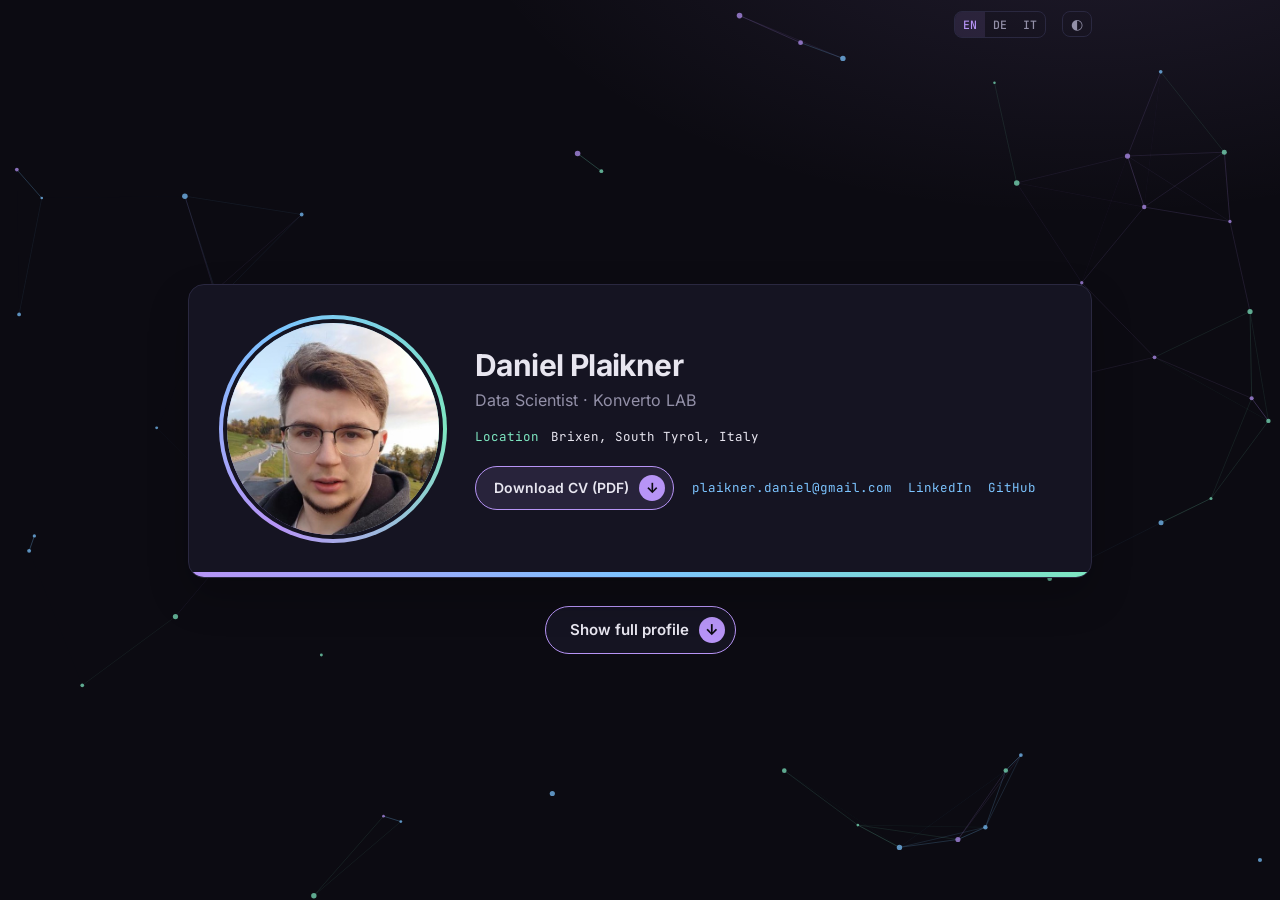
<file: index.html>
<!doctype html>
<html lang="en">
<head>
  <meta charset="utf-8">
  <meta name="viewport" content="width=device-width, initial-scale=1">
  <title>Daniel Plaikner · Data Scientist</title>
  <meta name="description" content="Daniel Plaikner, data scientist in the Konverto LAB department at KONVERTO, Bolzano. Databricks, Azure, Apache Spark, Python, LLM agents.">
  <!-- link preview on LinkedIn, WhatsApp, Slack etc. -->
  <meta property="og:type" content="profile">
  <meta property="og:url" content="https://daniel-plaikner.github.io/">
  <meta property="og:title" content="Daniel Plaikner · Data Scientist">
  <meta property="og:description" content="Data scientist in the Konverto LAB department at KONVERTO, Bolzano. Databricks, Azure, Apache Spark, Python, LLM agents.">
  <meta property="og:image" content="https://daniel-plaikner.github.io/photo.jpg">
  <link rel="canonical" href="https://daniel-plaikner.github.io/">
  <link rel="icon" href="data:image/svg+xml,<svg xmlns='http://www.w3.org/2000/svg' viewBox='0 0 32 32'><rect width='32' height='32' rx='7' fill='%230c0b12'/><text x='5' y='22' font-family='monospace' font-size='16' fill='%23b794f6'>dp</text></svg>">
  <link rel="stylesheet" href="style.css">
  <script>
    // Theme before first paint: dark unless the visitor chose light with the button.
    try { document.documentElement.dataset.theme = localStorage.getItem("theme") || "dark"; } catch (err) {}
  </script>
</head>
<body class="landing">
  <canvas id="bg" class="bg" aria-hidden="true"></canvas>
  <nav class="topnav" aria-label="Sections">
    <div class="topnav-in">
      <a class="brand mono" href="#top"><span>&gt;</span> daniel</a>
      <div id="nav-links" class="nav-links"></div>
      <div id="lang" class="lang mono" role="group" aria-label="Language"></div>
      <button id="theme" class="theme" type="button" aria-label="Switch between light and dark theme" title="Light / dark">◐</button>
    </div>
  </nav>

  <main id="top">
    <header class="hero">
      <div class="ring"><img class="avatar" src="photo.jpg" alt="Daniel Plaikner" width="148" height="148"></div>
      <div class="who">
        <h1 id="name"></h1>
        <p id="role" class="role"></p>
        <dl id="facts" class="facts mono"></dl>
        <div class="actions">
          <a id="cv-btn" class="cta" download><span id="cv-label"></span><span class="go" aria-hidden="true">↓</span></a>
          <span id="social" class="social mono"></span>
        </div>
      </div>
    </header>
    <button id="expand" class="expand" type="button" aria-controls="sections"><span id="expand-label"></span><span class="go" aria-hidden="true">↓</span></button>

    <div id="sections" tabindex="-1"></div>

    <footer class="colophon mono">© <span id="year"></span> Daniel Plaikner. <span id="rights"></span></footer>
  </main>

  <noscript><p style="padding:24px">This page needs JavaScript. The CV is available as PDF: <a href="cv/Daniel-Plaikner-CV-en.pdf">English</a>, <a href="cv/Daniel-Plaikner-CV-de.pdf">Deutsch</a>, <a href="cv/Daniel-Plaikner-CV-it.pdf">Italiano</a>.</p></noscript>

  <!-- Ctrl+P prints this one-page CV instead of the screen layout (see style.css, print) -->
  <iframe id="print-cv" class="print-cv" title="CV" aria-hidden="true" tabindex="-1"></iframe>

  <script src="content.js"></script>
  <script src="app.js"></script>
  <script src="bg.js"></script>
</body>
</html>
</file>
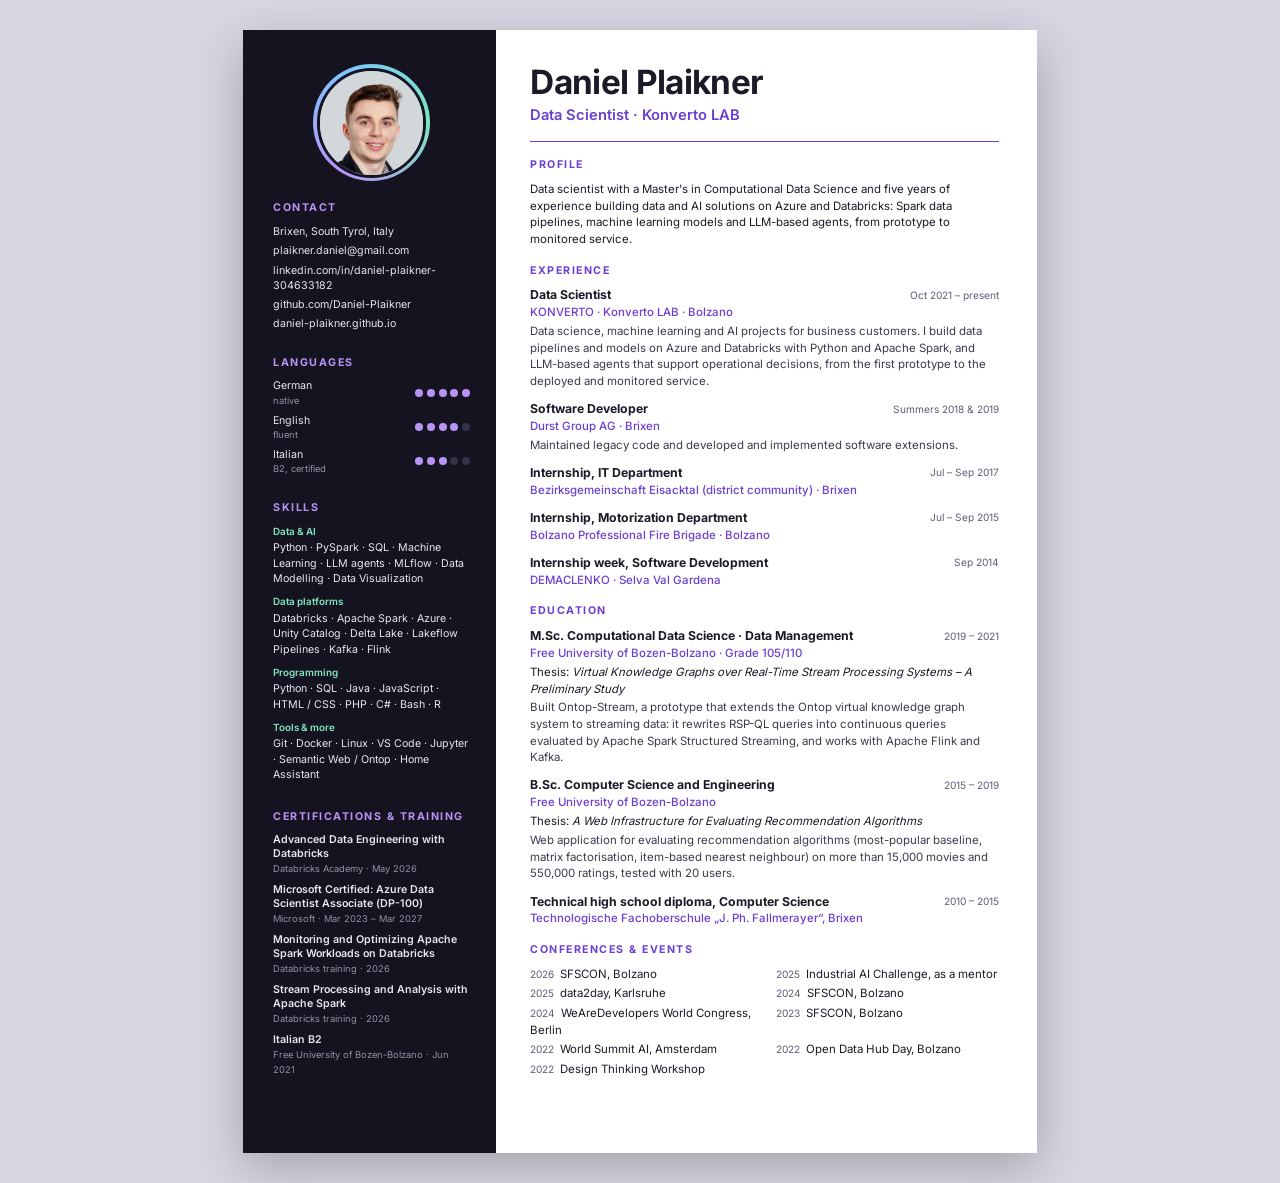
<file: cv.html>
<!doctype html>
<html lang="en">
<head>
  <meta charset="utf-8">
  <meta name="viewport" content="width=device-width, initial-scale=1">
  <title>Daniel Plaikner · CV</title>
  <meta name="robots" content="noindex">
  <style>
    @font-face { font-family: Inter; src: url(fonts/inter.woff2) format("woff2"); font-weight: 400 700; }
    /* One A4 page. build-cv.ps1 prints this page to cv/Daniel-Plaikner-CV-<lang>.pdf */
    @page { size: A4; margin: 0; }
    * { box-sizing: border-box; -webkit-print-color-adjust: exact; print-color-adjust: exact; }
    html { background: #d9d6e3; }
    body { margin: 0; font: 8.6pt/1.45 Inter, "Segoe UI", system-ui, sans-serif; color: #1c1a26; }
    .page { width: 210mm; height: 297mm; margin: 0 auto; display: grid; grid-template-columns: 67mm 1fr; background: #fff; overflow: hidden; }
    a { color: inherit; text-decoration: none; }
    h2 { margin: 0 0 2.2mm; font-size: 8pt; font-weight: 700; letter-spacing: .14em; text-transform: uppercase; }
    p { margin: 0; }

    /* sidebar */
    aside { background: #15131f; color: #e8e6f0; padding: 9mm 7mm 8mm 8mm; display: flex; flex-direction: column; gap: 5mm; font-size: 8pt; }
    .photo { width: 31mm; height: 31mm; border-radius: 50%; padding: 1mm; align-self: center; background: conic-gradient(from 210deg, #b794f6, #7cc4ff, #7ee7c1, #b794f6); }
    .photo img { display: block; width: 100%; height: 100%; border-radius: 50%; object-fit: cover; border: .8mm solid #15131f; }
    aside h2 { color: #b794f6; }
    .contact div { margin-bottom: 1mm; overflow-wrap: anywhere; }
    .lang-row { display: flex; justify-content: space-between; align-items: center; gap: 2mm; margin-bottom: 1.4mm; }
    .lang-row small { display: block; font-size: 7pt; color: #9390a8; }
    .dots { display: flex; gap: 1mm; flex: none; }
    .dots i { width: 2.1mm; height: 2.1mm; border-radius: 50%; background: #34314a; }
    .dots i.on { background: #b794f6; }
    .group { margin-bottom: 2mm; }
    .group b { display: block; font-size: 7.4pt; font-weight: 600; color: #7ee7c1; margin-bottom: .6mm; }
    .cert { margin-bottom: 1.8mm; }
    .cert b { display: block; font-weight: 600; line-height: 1.3; }
    .cert small { font-size: 7pt; color: #9390a8; }

    /* main column */
    main { padding: 9mm 10mm 9mm 9mm; display: flex; flex-direction: column; gap: 4mm; }
    header { border-bottom: .5mm solid #6b3fd1; padding-bottom: 4mm; }
    h1 { margin: 0; font-size: 25pt; line-height: 1.1; letter-spacing: -.02em; }
    .role { font-size: 11pt; color: #6b3fd1; font-weight: 600; margin-top: 1mm; }
    main h2 { color: #6b3fd1; }
    .entry { display: grid; grid-template-columns: 1fr auto; column-gap: 4mm; margin-bottom: 2.8mm; }
    .entry:last-child { margin-bottom: 0; }
    .entry .title { font-weight: 700; font-size: 9.2pt; }
    .entry .when { font-size: 7.6pt; color: #605c75; white-space: nowrap; padding-top: .4mm; }
    .entry .org { color: #6b3fd1; font-weight: 500; }
    .entry .more { grid-column: 1 / -1; color: #3d3a4d; margin-top: .6mm; }
    .entry .thesis { grid-column: 1 / -1; margin-top: .6mm; }
    .events { display: grid; grid-template-columns: 1fr 1fr; gap: .8mm 6mm; }
    .events span { color: #605c75; font-size: 7.6pt; margin-right: 1.5mm; }
    /* set by the script below when a column has more content than fits on the page */
    .overflow { outline: 2mm solid #e5484d; outline-offset: -2mm; }
    @media screen { .page { margin: 8mm auto; box-shadow: 0 4mm 12mm rgba(0, 0, 0, .25); } }
  </style>
</head>
<body>
  <div class="page">
    <aside id="side"></aside>
    <main id="main"></main>
  </div>
  <script src="content.js"></script>
  <script>
    (() => {
      const S = window.SITE, U = S.ui;
      document.documentElement.lang = LANG;
      const strip = u => u.replace(/^https?:\/\/(www\.)?/, "").replace(/\/$/, "");
      const row = (value, href) => (value ? `<div>${href ? `<a href="${href}">${value}</a>` : value}</div>` : "");

      document.getElementById("side").innerHTML = `
        <div class="photo"><img src="photo-cv.jpg" alt=""></div>
        <section class="contact"><h2>${t(U.contact)}</h2>
          ${row(t(S.location))}
          ${row(S.links.email, `mailto:${S.links.email}`)}
          ${row(S.links.phone, `tel:${S.links.phone.replace(/\s/g, "")}`)}
          ${row(S.links.linkedin && strip(S.links.linkedin), S.links.linkedin)}
          ${row(strip(S.links.github), S.links.github)}
          ${row(S.site, `https://${S.site}`)}
        </section>
        <section><h2>${t(U.languages)}</h2>${S.languages.map(l => `
          <div class="lang-row"><div>${t(l.name)}<small>${t(l.level)}</small></div>
          <div class="dots">${[1, 2, 3, 4, 5].map(n => `<i class="${n <= l.dots ? "on" : ""}"></i>`).join("")}</div></div>`).join("")}</section>
        <section><h2>${t(U.skills)}</h2>${S.skills.map(g => `<div class="group"><b>${t(g.group)}</b>${g.items.join(" · ")}</div>`).join("")}</section>
        <section><h2>${t(U.certifications)}</h2>${S.certifications.map(c => `
          <div class="cert"><b>${t(c.title)}</b><small>${[t(c.org), t(c.when)].filter(Boolean).join(" · ")}</small></div>`).join("")}</section>`;

      const entry = e => `
        <div class="entry">
          <div><div class="title">${t(e.title)}</div><div class="org">${[t(e.org), t(e.place), e.grade && `${t(U.grade)} ${e.grade}`].filter(Boolean).join(" · ")}</div></div>
          <div class="when">${t(e.when)}</div>
          ${e.thesis ? `<p class="thesis">${t(U.thesis)}: <em>${e.thesis}</em></p>` : ""}
          ${e.text ? `<p class="more">${t(e.text)}</p>` : ""}
        </div>`;

      document.getElementById("main").innerHTML = `
        <header><h1>${S.name}</h1><div class="role">${t(S.role)}</div></header>
        <section><h2>${t(U.profile)}</h2><p>${t(S.profile)}</p></section>
        <section><h2>${t(U.experience)}</h2>${S.experience.map(entry).join("")}</section>
        <section><h2>${t(U.education)}</h2>${S.education.map(entry).join("")}</section>
        <section><h2>${t(U.events)}</h2><div class="events">${S.events.map(e => `<div><span>${e.year}</span>${t(e.text)}</div>`).join("")}</div></section>`;

      // One-page check: outline a column in red when its content does not fit. data-free = spare millimetres.
      const check = () => document.querySelectorAll("aside, main").forEach(el => {
        const free = el.getBoundingClientRect().bottom - parseFloat(getComputedStyle(el).paddingBottom) - el.lastElementChild.getBoundingClientRect().bottom;
        el.dataset.free = Math.round(free / 3.78);
        el.classList.toggle("overflow", free < 0);
      });
      check();
      document.fonts.ready.then(check);
    })();
  </script>
</body>
</html>
</file>
<file: style.css>
/* Fonts are served from this repo (latin subset, variable weight), not from Google. */
@font-face { font-family: Inter; src: url(fonts/inter.woff2) format("woff2"); font-weight: 400 700; font-display: swap; }
@font-face { font-family: "JetBrains Mono"; src: url(fonts/jetbrains-mono.woff2) format("woff2"); font-weight: 400 700; font-display: swap; }

:root {
  color-scheme: dark; /* scrollbars and browser controls follow the theme */
  --bg: #0c0b12;
  --panel: #12111b;
  --card: #151422;
  --tab: #1b1a2b;
  --border: #2a2840;
  --text: #e8e6f0;
  --muted: #9390a8;
  --accent: #b794f6;      /* purple */
  --accent-2: #7cc4ff;    /* link blue */
  --accent-3: #7ee7c1;    /* mint for labels */
  --accent-soft: rgba(183, 148, 246, .12);
  --radius: 12px;
  --mono: "JetBrains Mono", ui-monospace, SFMono-Regular, Menlo, Consolas, monospace;
}
/* data-theme is set in index.html: dark unless the visitor chose light */
:root[data-theme="light"] {
  color-scheme: light;
  --bg: #f6f5fa;
  --panel: #eeecf5;
  --card: #ffffff;
  --tab: #f2f0f8;
  --border: #dcd9e8;
  --text: #1c1a26;
  --muted: #605c75;
  --accent: #6b3fd1;
  --accent-2: #0b62c4;
  --accent-3: #0f7a5a;
  --accent-soft: rgba(107, 63, 209, .08);
}

* { box-sizing: border-box; }
html { scroll-behavior: smooth; scroll-padding-top: 64px; }
body {
  margin: 0; color: var(--text);
  background: radial-gradient(900px 480px at 85% -120px, var(--accent-soft), transparent 70%), var(--bg);
  background-attachment: fixed;
  font: 15px/1.65 Inter, system-ui, -apple-system, "Segoe UI", sans-serif;
}
.mono { font-family: var(--mono); }
.muted { color: var(--muted); }
a { color: var(--accent-2); text-decoration: none; }
a:hover { text-decoration: underline; }
p { margin: 0 0 12px; }
p:last-child { margin-bottom: 0; }

/* ---------- top navigation ---------- */
.topnav { position: sticky; top: 0; z-index: 20; background: color-mix(in srgb, var(--bg) 88%, transparent);
  backdrop-filter: blur(8px); -webkit-backdrop-filter: blur(8px); border-bottom: 1px solid var(--border); }
.topnav-in { max-width: 960px; margin: 0 auto; padding: 0 28px; height: 48px; display: flex; align-items: center; gap: 16px; }
.brand { color: var(--text); font-weight: 700; font-size: 13.5px; white-space: nowrap; }
.brand span { color: var(--accent); }
.brand:hover { text-decoration: none; }
.nav-links { display: flex; gap: 2px; margin: 0 auto; overflow-x: auto; scrollbar-width: none; }
.nav-links::-webkit-scrollbar { display: none; }
.nav-links a { padding: 6px 10px; border-radius: 8px; font-size: 14px; color: var(--muted); white-space: nowrap; }
.nav-links a:hover { color: var(--text); background: var(--panel); text-decoration: none; }
.lang { display: flex; flex: none; border: 1px solid var(--border); border-radius: 8px; overflow: hidden; }
.lang button { font: 500 11.5px var(--mono); padding: 5px 8px; border: 0; background: none; color: var(--muted); cursor: pointer; }
.lang button:hover { color: var(--text); }
.lang button[aria-pressed="true"] { background: var(--accent-soft); color: var(--accent); }
.theme { flex: none; font-size: 14px; line-height: 1; padding: 5px 8px; border: 1px solid var(--border); border-radius: 8px; background: none; color: var(--muted); cursor: pointer; }
.theme:hover { color: var(--text); }

/* ---------- layout ---------- */
main { max-width: 960px; margin: 0 auto; padding: 28px 28px 40px; display: flex; flex-direction: column; gap: 22px; }
#sections { display: flex; flex-direction: column; gap: 22px; }

/* ---------- hero ---------- */
.hero { position: relative; overflow: hidden; display: flex; gap: 28px; align-items: center; padding: 30px 30px 34px;
  background: var(--card); border: 1px solid var(--border); border-radius: 16px; box-shadow: 0 18px 40px rgba(0, 0, 0, .22); }
.hero::after { content: ""; position: absolute; left: 0; right: 0; bottom: 0; height: 5px; background: linear-gradient(90deg, var(--accent), var(--accent-2), var(--accent-3)); }
.ring { flex: none; padding: 4px; border-radius: 50%; background: conic-gradient(from 210deg, var(--accent), var(--accent-2), var(--accent-3), var(--accent)); }
.avatar { display: block; width: 148px; height: 148px; border-radius: 50%; object-fit: cover; border: 4px solid var(--card); }
.who { min-width: 0; }
h1 { margin: 0; font-size: 30px; line-height: 1.2; letter-spacing: -.02em; }
.role { margin: 4px 0 0; color: var(--muted); font-size: 16px; }
.facts { display: grid; grid-template-columns: auto 1fr; gap: 2px 12px; margin: 14px 0 0; font-size: 12.5px; }
.facts dt { color: var(--accent-3); }
.facts dd { margin: 0; }
.actions { display: flex; flex-wrap: wrap; align-items: center; gap: 12px 18px; margin-top: 18px; }
.cta { display: inline-flex; align-items: center; gap: 10px; padding: 8px 8px 8px 18px; border-radius: 999px; font-size: 14px; font-weight: 600;
  color: var(--text); background: var(--accent-soft); border: 1.5px solid var(--accent); transition: transform .2s, box-shadow .2s; }
.cta .go { display: inline-grid; place-items: center; width: 26px; height: 26px; border-radius: 50%; background: var(--accent); color: var(--bg); font-weight: 700; }
.cta:hover, .cta:focus-visible { text-decoration: none; transform: translateY(-2px); box-shadow: 0 8px 24px -8px var(--accent); outline: none; }
.social { display: flex; flex-wrap: wrap; gap: 6px 16px; font-size: 12.5px; }

/* ---------- section cards ---------- */
.file { background: var(--card); border: 1px solid var(--border); border-radius: var(--radius); overflow: hidden; }
.tab { display: flex; align-items: baseline; gap: 10px; padding: 9px 18px; background: var(--tab); border-bottom: 1px solid var(--border); }
.tab .ic { color: var(--accent); font-weight: 700; font-size: 12px; }
.tab h2 { margin: 0; font-size: 15px; font-weight: 600; }
.tab .path { margin-left: auto; font-size: 11.5px; color: var(--muted); }
.body { padding: 18px 22px 22px; }
.body h3 { font-size: 12.5px; font-weight: 500; color: var(--accent-3); margin: 20px 0 8px; }

.entry { display: grid; grid-template-columns: minmax(0, 1fr) auto; gap: 16px; padding: 12px 0; border-top: 1px dashed var(--border); }
.entry:first-child { border-top: 0; padding-top: 0; }
.entry:last-child { padding-bottom: 0; }
.entry .title { font-weight: 600; }
.entry .sub { color: var(--accent); font-size: 13.5px; }
.entry p { margin: 6px 0 0; font-size: 14px; color: var(--muted); }
.entry .thesis { color: var(--text); }
.entry .side { color: var(--muted); font-size: 12px; text-align: right; white-space: nowrap; padding-top: 3px; }
.pill { display: inline-block; margin-top: 8px; font-size: 11px; padding: 2px 8px; border-radius: 5px; border: 1px solid var(--border); background: var(--tab); color: var(--muted); }
.pill:hover { color: var(--accent); border-color: var(--accent); text-decoration: none; }

.chips { display: flex; flex-wrap: wrap; gap: 6px; margin-top: 10px; }
.chip { font-size: 11.5px; padding: 3px 9px; border-radius: 6px; border: 1px solid var(--border); background: var(--tab); color: var(--text); }
.skills { display: grid; grid-template-columns: repeat(2, minmax(0, 1fr)); gap: 18px 28px; }
.skills h3 { margin-top: 0; }
.skills .chips { margin-top: 0; }
.langs { display: flex; flex-wrap: wrap; gap: 6px 26px; }

.log { list-style: none; margin: 0; padding: 0 0 0 4px; border-left: 2px solid var(--border); }
.log li { position: relative; display: grid; grid-template-columns: 44px 1fr; gap: 10px; padding: 5px 0 5px 16px; }
.log li::before { content: ""; position: absolute; left: -6px; top: 14px; width: 8px; height: 8px; border-radius: 50%; background: var(--card); border: 2px solid var(--accent); }
.log .when { color: var(--muted); font-size: 12px; padding-top: 2px; }
.contact-links { font-size: 15px; }

.colophon { padding: 16px 4px 4px; border-top: 1px dashed var(--border); font-size: 12px; color: var(--muted); text-align: center; }

/* ---------- small screens ---------- */
@media (max-width: 760px) {
  .topnav-in { padding: 0 12px; gap: 8px; }
  .brand { display: none; }
  .nav-links { margin: 0; }
  .nav-links a { padding: 6px 7px; font-size: 13px; }
  main { padding: 16px 16px 32px; }
  .hero { flex-direction: column; align-items: flex-start; gap: 16px; padding: 22px 18px 26px; }
  .avatar { width: 112px; height: 112px; }
  .body { padding: 16px; }
  .entry { grid-template-columns: minmax(0, 1fr); gap: 2px; }
  .entry .side { text-align: left; grid-row: 1; }
  .skills { grid-template-columns: 1fr; }
}
@media (prefers-reduced-motion: reduce) { html { scroll-behavior: auto; } .cta { transition: none; } }

/* ---------- animated background (bg.js): fainter once the profile is open ---------- */
.bg { position: fixed; inset: 0; width: 100%; height: 100%; z-index: -1; pointer-events: none; opacity: .9; transition: opacity 1.2s ease; }
body:not(.landing) .bg { opacity: .4; }

/* ---------- landing: only the card, centred, until "Show full profile" is pressed ---------- */
.expand { display: none; align-self: center; align-items: center; gap: 10px; margin-top: 6px; padding: 10px 10px 10px 24px; border-radius: 999px;
  border: 1.5px solid var(--accent); background: var(--card); color: var(--text); cursor: pointer; font: 600 15px/1 Inter, system-ui, sans-serif;
  transition: transform .2s, box-shadow .2s; }
.expand .go { display: inline-grid; place-items: center; width: 26px; height: 26px; border-radius: 50%; background: var(--accent); color: var(--bg); font-weight: 700; animation: nudge 1.6s ease-in-out infinite; }
.expand:hover, .expand:focus-visible { transform: translateY(-2px); box-shadow: 0 8px 26px -6px var(--accent); outline: none; }
@keyframes nudge { 50% { transform: translateY(3px); } }
.landing .expand { display: inline-flex; }
.landing #sections, .landing .colophon { display: none; }
.landing .nav-links, .landing .brand { visibility: hidden; }
.landing .topnav { background: none; border-color: transparent; backdrop-filter: none; -webkit-backdrop-filter: none; }
.landing main { min-height: calc(100vh - 49px); min-height: calc(100svh - 49px); justify-content: center; }
.avatar { transition: width .6s cubic-bezier(.2, .8, .2, 1), height .6s cubic-bezier(.2, .8, .2, 1); }
.landing .avatar { width: min(220px, 100vw - 92px); height: min(220px, 100vw - 92px); }
.landing .hero { animation: rise .8s cubic-bezier(.2, .8, .2, 1) both; }
.opening #sections, .opening .colophon { animation: rise .7s .15s cubic-bezier(.2, .8, .2, 1) both; }
@keyframes rise { from { opacity: 0; transform: translateY(14px); } }
#sections:focus { outline: none; }
@media (prefers-reduced-motion: reduce) {
  .avatar { transition: none; }
  .expand .go, .landing .hero, .opening #sections, .opening .colophon { animation: none; }
}

/* ---------- print: Ctrl+P prints the one-page CV (cv.html in the #print-cv iframe), not the screen layout ---------- */
/* laid out off-screen at A4 size so it is ready the moment the print dialog opens */
.print-cv { position: fixed; left: -10000px; top: 0; width: 210mm; height: 297mm; border: 0; visibility: hidden; }
@media print {
  @page { size: A4; margin: 0; }
  html, body { background: none; margin: 0; }
  body > :not(.print-cv) { display: none !important; }
  .print-cv { position: static; display: block; visibility: visible; }
}
</file>
